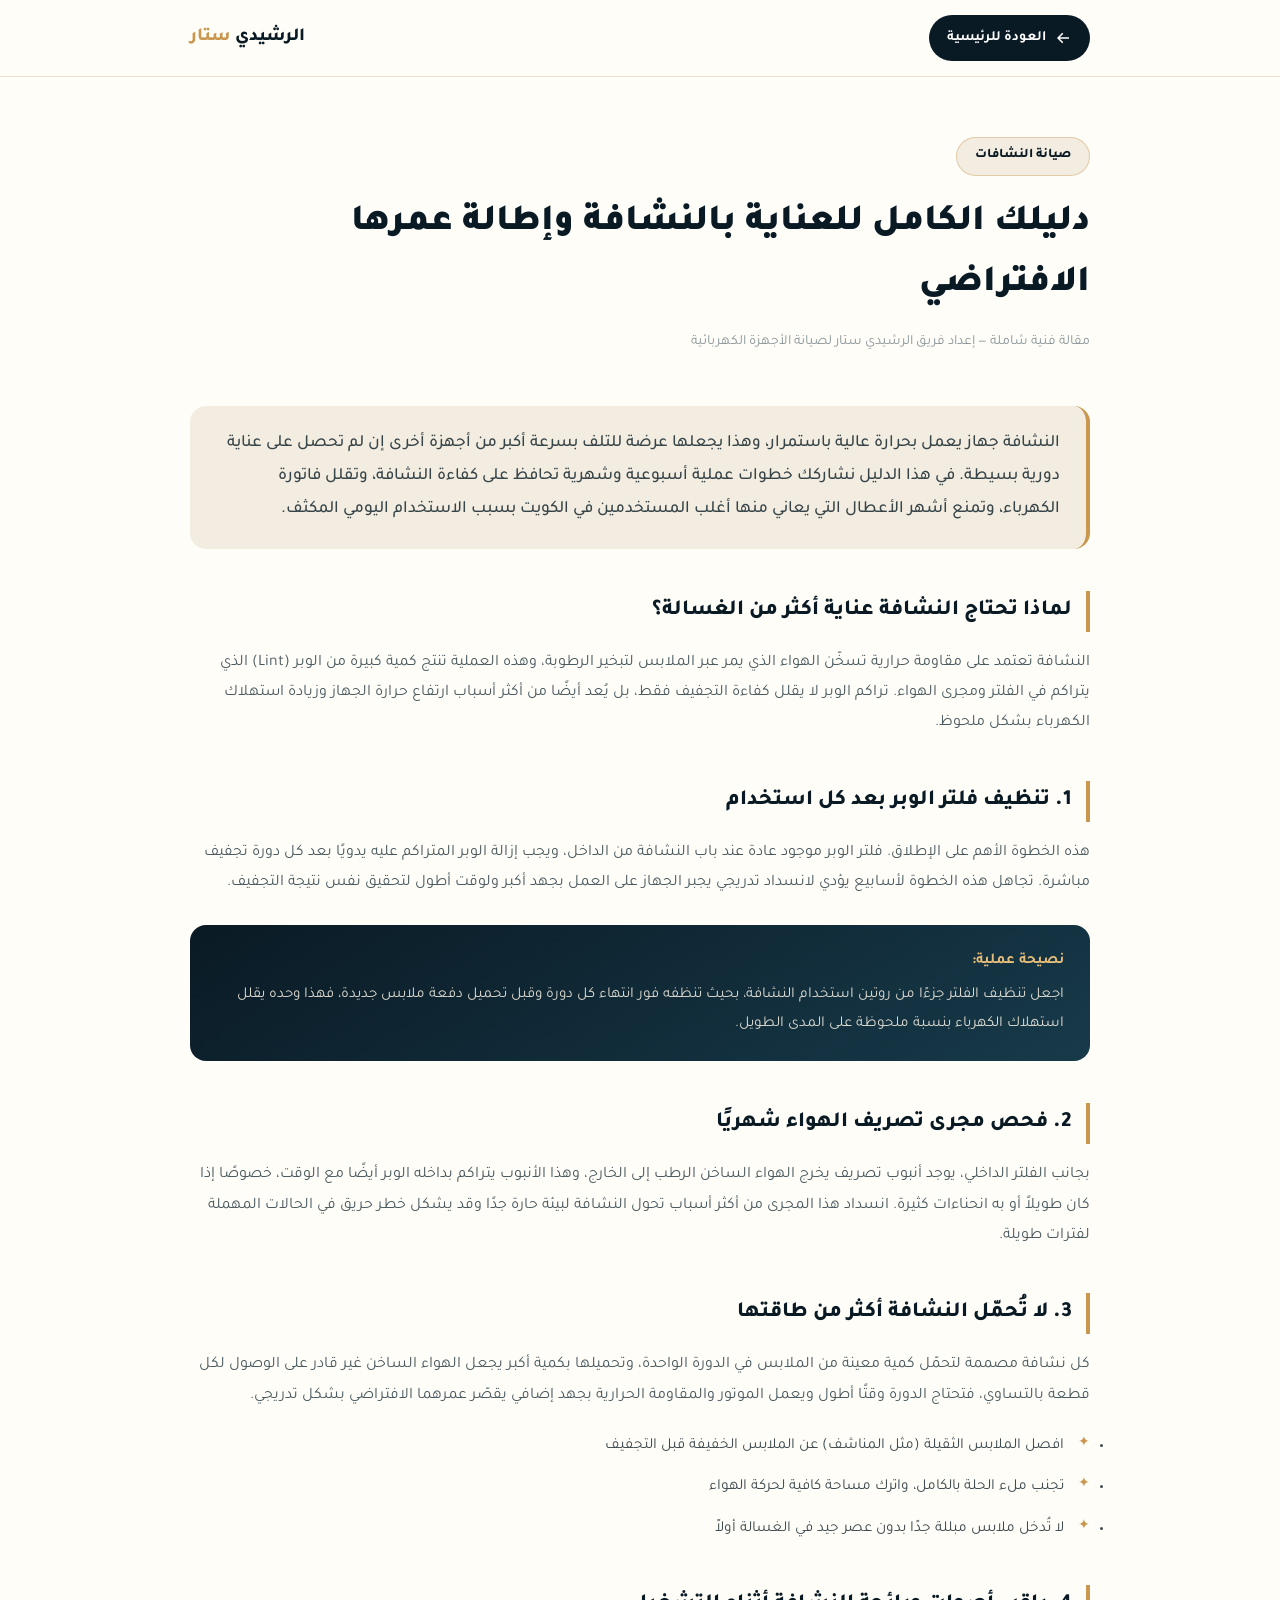
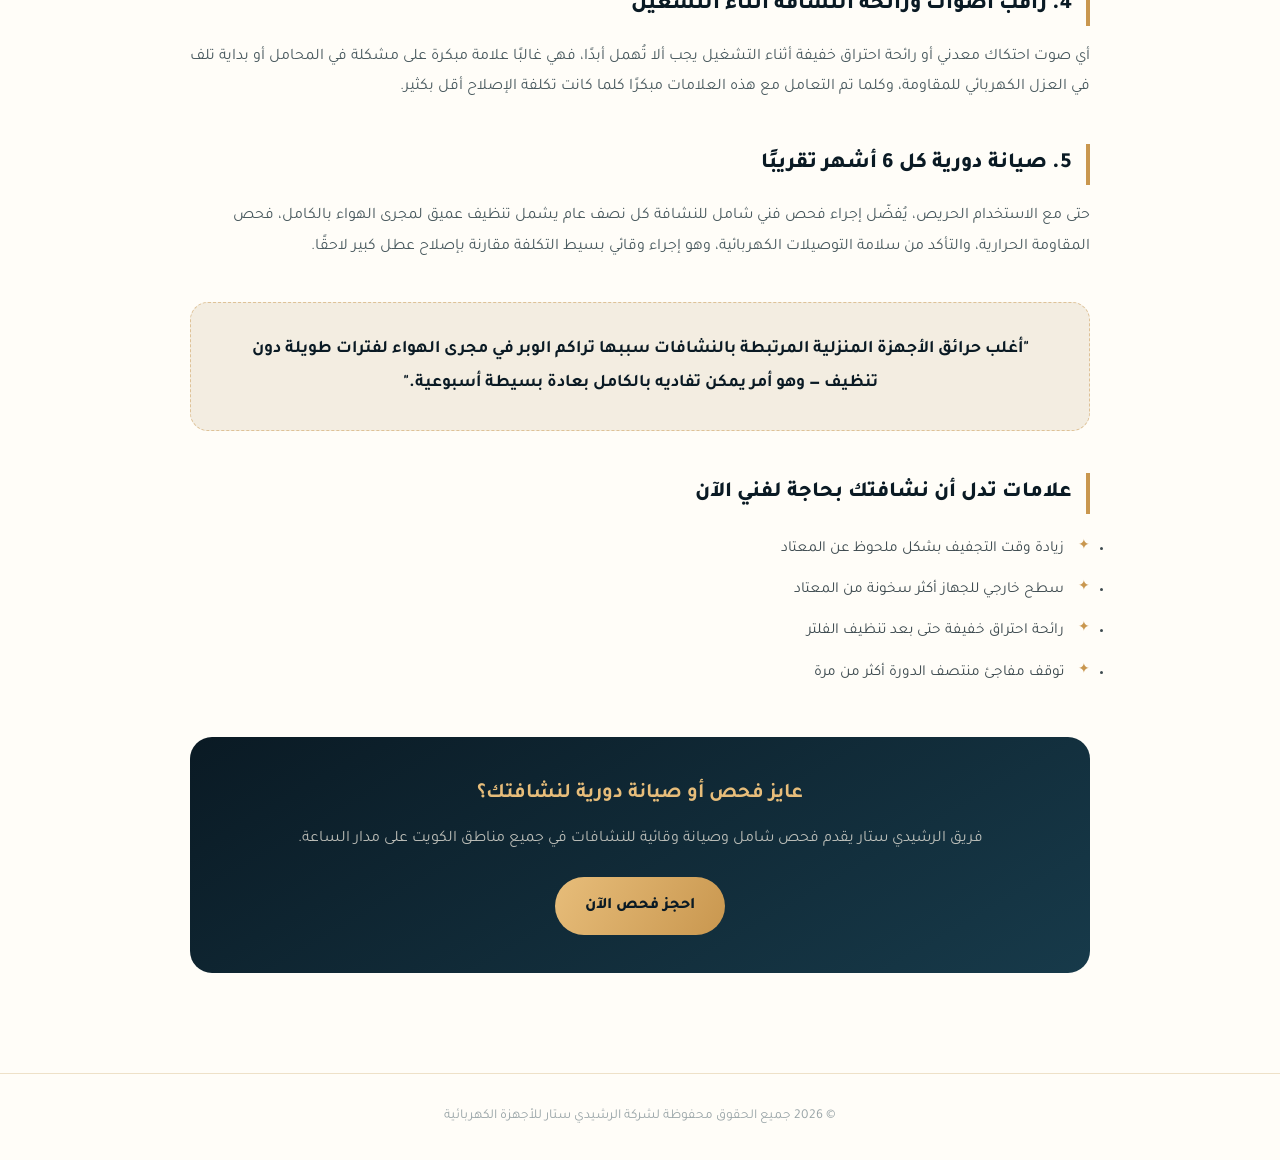
<file: article-2.html>
<!DOCTYPE html>
<html lang="ar" dir="rtl">
<head>
<meta charset="UTF-8">
<meta name="viewport" content="width=device-width, initial-scale=1.0">
<title>دليلك الكامل للعناية بالنشافة وإطالة عمرها | الرشيدي ستار</title>
<meta name="description" content="نصائح عملية للعناية بالنشافة الكهربائية، تنظيف الفلتر، تقليل استهلاك الكهرباء، وتجنب أشهر أعطال النشافات في الكويت.">
<meta name="keywords" content="صيانة نشافات الكويت, تصليح نشافة ملابس, العناية بالنشافة, فلتر النشافة, نشافة لا تجفف, استهلاك النشافة للكهرباء">
<link rel="preconnect" href="https://fonts.googleapis.com">
<link href="https://fonts.googleapis.com/css2?family=Tajawal:wght@300;400;500;700;800;900&display=swap" rel="stylesheet">
<link rel="stylesheet" href="article.css">
</head>
<body>

<header class="article-header">
  <div class="article-header-inner">
    <a href="index.html" class="back-btn">
      <svg viewBox="0 0 24 24" width="18" height="18"><path fill="currentColor" d="M20 11H7.8l4.6-4.6L11 5l-7 7 7 7 1.4-1.4L7.8 13H20z"/></svg>
      <span>العودة للرئيسية</span>
    </a>
    <a href="index.html" class="article-brand">الرشيدي <em>ستار</em></a>
  </div>
</header>

<main class="article-page">
  <div class="article-hero">
    <span class="article-cat">صيانة النشافات</span>
    <h1>دليلك الكامل للعناية بالنشافة وإطالة عمرها الافتراضي</h1>
    <p class="article-meta">مقالة فنية شاملة — إعداد فريق الرشيدي ستار لصيانة الأجهزة الكهربائية</p>
  </div>

  <article class="article-body">

    <p class="lead">
      النشافة جهاز يعمل بحرارة عالية باستمرار، وهذا يجعلها عرضة للتلف بسرعة أكبر من أجهزة أخرى
      إن لم تحصل على عناية دورية بسيطة. في هذا الدليل نشاركك خطوات عملية أسبوعية وشهرية تحافظ
      على كفاءة النشافة، وتقلل فاتورة الكهرباء، وتمنع أشهر الأعطال التي يعاني منها أغلب المستخدمين
      في الكويت بسبب الاستخدام اليومي المكثف.
    </p>

    <h2>لماذا تحتاج النشافة عناية أكثر من الغسالة؟</h2>
    <p>
      النشافة تعتمد على مقاومة حرارية تسخّن الهواء الذي يمر عبر الملابس لتبخير الرطوبة، وهذه
      العملية تنتج كمية كبيرة من الوبر (Lint) الذي يتراكم في الفلتر ومجرى الهواء. تراكم الوبر
      لا يقلل كفاءة التجفيف فقط، بل يُعد أيضًا من أكثر أسباب ارتفاع حرارة الجهاز وزيادة استهلاك
      الكهرباء بشكل ملحوظ.
    </p>

    <h2>1. تنظيف فلتر الوبر بعد كل استخدام</h2>
    <p>
      هذه الخطوة الأهم على الإطلاق. فلتر الوبر موجود عادة عند باب النشافة من الداخل، ويجب إزالة
      الوبر المتراكم عليه يدويًا بعد كل دورة تجفيف مباشرة. تجاهل هذه الخطوة لأسابيع يؤدي لانسداد
      تدريجي يجبر الجهاز على العمل بجهد أكبر ولوقت أطول لتحقيق نفس نتيجة التجفيف.
    </p>
    <div class="tip-box">
      <strong>نصيحة عملية:</strong> اجعل تنظيف الفلتر جزءًا من روتين استخدام النشافة، بحيث
      تنظفه فور انتهاء كل دورة وقبل تحميل دفعة ملابس جديدة، فهذا وحده يقلل استهلاك الكهرباء بنسبة
      ملحوظة على المدى الطويل.
    </div>

    <h2>2. فحص مجرى تصريف الهواء شهريًا</h2>
    <p>
      بجانب الفلتر الداخلي، يوجد أنبوب تصريف يخرج الهواء الساخن الرطب إلى الخارج، وهذا الأنبوب
      يتراكم بداخله الوبر أيضًا مع الوقت، خصوصًا إذا كان طويلاً أو به انحناءات كثيرة. انسداد هذا
      المجرى من أكثر أسباب تحول النشافة لبيئة حارة جدًا وقد يشكل خطر حريق في الحالات المهملة لفترات طويلة.
    </p>

    <h2>3. لا تُحمّل النشافة أكثر من طاقتها</h2>
    <p>
      كل نشافة مصممة لتحمّل كمية معينة من الملابس في الدورة الواحدة، وتحميلها بكمية أكبر يجعل
      الهواء الساخن غير قادر على الوصول لكل قطعة بالتساوي، فتحتاج الدورة وقتًا أطول ويعمل
      الموتور والمقاومة الحرارية بجهد إضافي يقصّر عمرهما الافتراضي بشكل تدريجي.
    </p>
    <ul class="article-list">
      <li>افصل الملابس الثقيلة (مثل المناشف) عن الملابس الخفيفة قبل التجفيف</li>
      <li>تجنب ملء الحلة بالكامل، واترك مساحة كافية لحركة الهواء</li>
      <li>لا تُدخل ملابس مبللة جدًا بدون عصر جيد في الغسالة أولاً</li>
    </ul>

    <h2>4. راقب أصوات ورائحة النشافة أثناء التشغيل</h2>
    <p>
      أي صوت احتكاك معدني أو رائحة احتراق خفيفة أثناء التشغيل يجب ألا تُهمل أبدًا، فهي غالبًا
      علامة مبكرة على مشكلة في المحامل أو بداية تلف في العزل الكهربائي للمقاومة، وكلما تم
      التعامل مع هذه العلامات مبكرًا كلما كانت تكلفة الإصلاح أقل بكثير.
    </p>

    <h2>5. صيانة دورية كل 6 أشهر تقريبًا</h2>
    <p>
      حتى مع الاستخدام الحريص، يُفضّل إجراء فحص فني شامل للنشافة كل نصف عام يشمل تنظيف عميق
      لمجرى الهواء بالكامل، فحص المقاومة الحرارية، والتأكد من سلامة التوصيلات الكهربائية، وهو
      إجراء وقائي بسيط التكلفة مقارنة بإصلاح عطل كبير لاحقًا.
    </p>

    <div class="quote-box">
      "أغلب حرائق الأجهزة المنزلية المرتبطة بالنشافات سببها تراكم الوبر في مجرى الهواء
      لفترات طويلة دون تنظيف — وهو أمر يمكن تفاديه بالكامل بعادة بسيطة أسبوعية."
    </div>

    <h2>علامات تدل أن نشافتك بحاجة لفني الآن</h2>
    <ul class="article-list">
      <li>زيادة وقت التجفيف بشكل ملحوظ عن المعتاد</li>
      <li>سطح خارجي للجهاز أكثر سخونة من المعتاد</li>
      <li>رائحة احتراق خفيفة حتى بعد تنظيف الفلتر</li>
      <li>توقف مفاجئ منتصف الدورة أكثر من مرة</li>
    </ul>

    <div class="article-cta">
      <h3>عايز فحص أو صيانة دورية لنشافتك؟</h3>
      <p>فريق الرشيدي ستار يقدم فحص شامل وصيانة وقائية للنشافات في جميع مناطق الكويت على مدار الساعة.</p>
      <a href="index.html#contact" class="btn btn-primary">احجز فحص الآن</a>
    </div>

  </article>
</main>

<footer class="article-footer">
  <p>© <span id="year"></span> جميع الحقوق محفوظة لشركة الرشيدي ستار للأجهزة الكهربائية</p>
</footer>

<script>document.getElementById('year').textContent = new Date().getFullYear();</script>
</body>
</html>
</file>
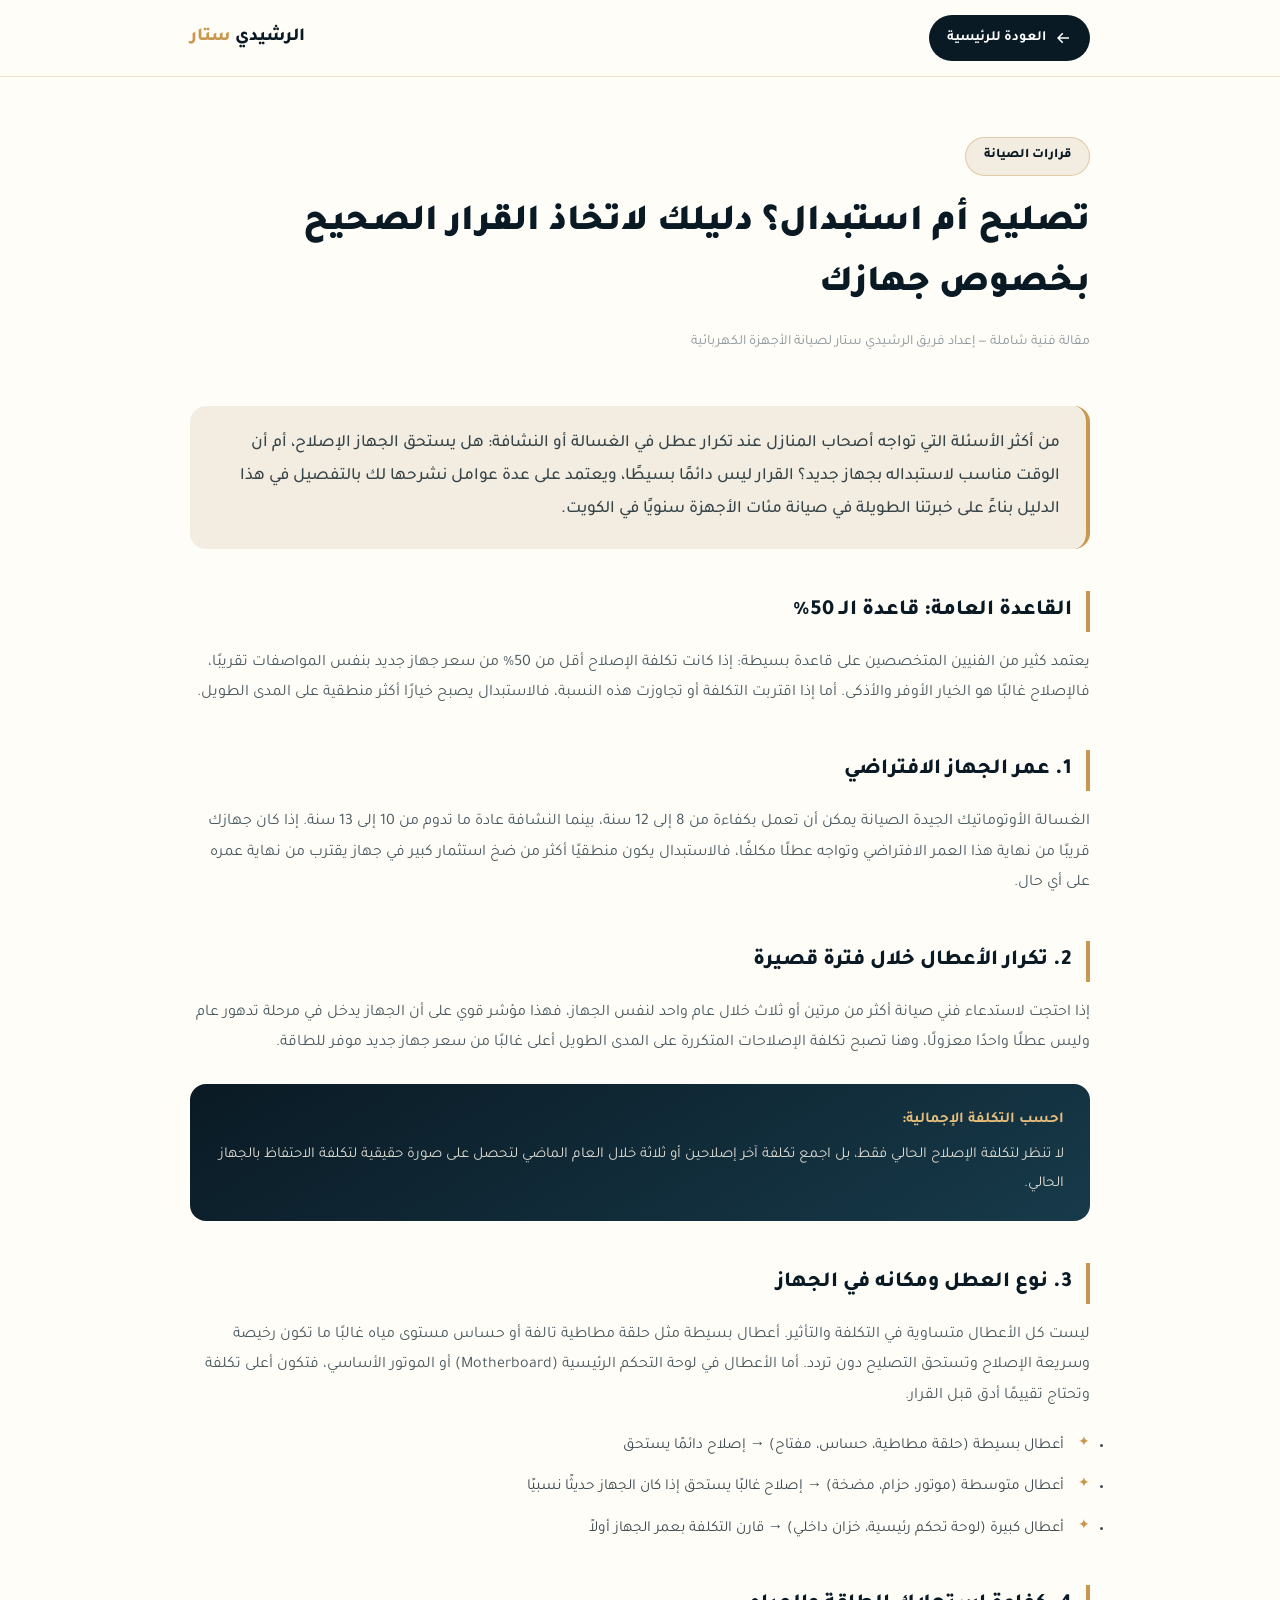
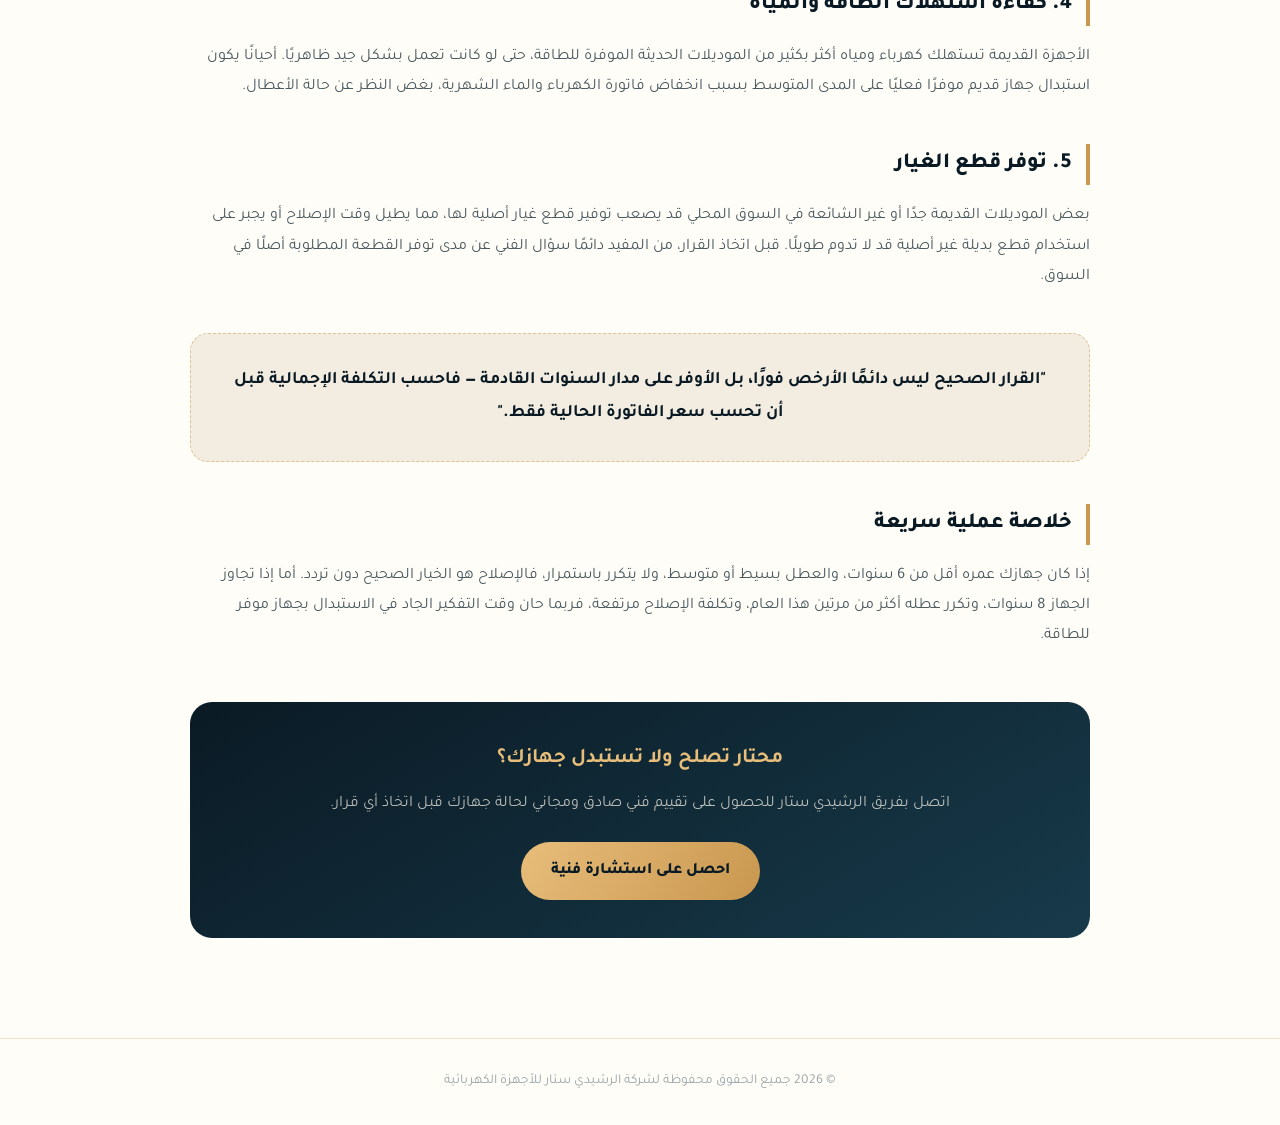
<file: article-3.html>
<!DOCTYPE html>
<html lang="ar" dir="rtl">
<head>
<meta charset="UTF-8">
<meta name="viewport" content="width=device-width, initial-scale=1.0">
<title>تصليح أم استبدال؟ دليل اتخاذ القرار الصحيح | الرشيدي ستار</title>
<meta name="description" content="كيف تقرر هل تصلح غسالتك أو نشافتك أم تستبدلها؟ معايير عملية وتكلفة تقريبية تساعدك تاخد القرار الصح في الكويت.">
<meta name="keywords" content="تصليح ام تغيير الغسالة, تكلفة تصليح الغسالة, عمر الغسالة الافتراضي, صيانة اجهزة كهربائية الكويت, هل استبدل الغسالة">
<link rel="preconnect" href="https://fonts.googleapis.com">
<link href="https://fonts.googleapis.com/css2?family=Tajawal:wght@300;400;500;700;800;900&display=swap" rel="stylesheet">
<link rel="stylesheet" href="article.css">
</head>
<body>

<header class="article-header">
  <div class="article-header-inner">
    <a href="index.html" class="back-btn">
      <svg viewBox="0 0 24 24" width="18" height="18"><path fill="currentColor" d="M20 11H7.8l4.6-4.6L11 5l-7 7 7 7 1.4-1.4L7.8 13H20z"/></svg>
      <span>العودة للرئيسية</span>
    </a>
    <a href="index.html" class="article-brand">الرشيدي <em>ستار</em></a>
  </div>
</header>

<main class="article-page">
  <div class="article-hero">
    <span class="article-cat">قرارات الصيانة</span>
    <h1>تصليح أم استبدال؟ دليلك لاتخاذ القرار الصحيح بخصوص جهازك</h1>
    <p class="article-meta">مقالة فنية شاملة — إعداد فريق الرشيدي ستار لصيانة الأجهزة الكهربائية</p>
  </div>

  <article class="article-body">

    <p class="lead">
      من أكثر الأسئلة التي تواجه أصحاب المنازل عند تكرار عطل في الغسالة أو النشافة: هل يستحق
      الجهاز الإصلاح، أم أن الوقت مناسب لاستبداله بجهاز جديد؟ القرار ليس دائمًا بسيطًا، ويعتمد
      على عدة عوامل نشرحها لك بالتفصيل في هذا الدليل بناءً على خبرتنا الطويلة في صيانة مئات
      الأجهزة سنويًا في الكويت.
    </p>

    <h2>القاعدة العامة: قاعدة الـ 50%</h2>
    <p>
      يعتمد كثير من الفنيين المتخصصين على قاعدة بسيطة: إذا كانت تكلفة الإصلاح أقل من 50% من
      سعر جهاز جديد بنفس المواصفات تقريبًا، فالإصلاح غالبًا هو الخيار الأوفر والأذكى. أما إذا
      اقتربت التكلفة أو تجاوزت هذه النسبة، فالاستبدال يصبح خيارًا أكثر منطقية على المدى الطويل.
    </p>

    <h2>1. عمر الجهاز الافتراضي</h2>
    <p>
      الغسالة الأوتوماتيك الجيدة الصيانة يمكن أن تعمل بكفاءة من 8 إلى 12 سنة، بينما النشافة
      عادة ما تدوم من 10 إلى 13 سنة. إذا كان جهازك قريبًا من نهاية هذا العمر الافتراضي وتواجه
      عطلًا مكلفًا، فالاستبدال يكون منطقيًا أكثر من ضخ استثمار كبير في جهاز يقترب من نهاية عمره
      على أي حال.
    </p>

    <h2>2. تكرار الأعطال خلال فترة قصيرة</h2>
    <p>
      إذا احتجت لاستدعاء فني صيانة أكثر من مرتين أو ثلاث خلال عام واحد لنفس الجهاز، فهذا مؤشر
      قوي على أن الجهاز يدخل في مرحلة تدهور عام وليس عطلًا واحدًا معزولًا، وهنا تصبح تكلفة
      الإصلاحات المتكررة على المدى الطويل أعلى غالبًا من سعر جهاز جديد موفر للطاقة.
    </p>
    <div class="tip-box">
      <strong>احسب التكلفة الإجمالية:</strong> لا تنظر لتكلفة الإصلاح الحالي فقط، بل اجمع
      تكلفة آخر إصلاحين أو ثلاثة خلال العام الماضي لتحصل على صورة حقيقية لتكلفة الاحتفاظ
      بالجهاز الحالي.
    </div>

    <h2>3. نوع العطل ومكانه في الجهاز</h2>
    <p>
      ليست كل الأعطال متساوية في التكلفة والتأثير. أعطال بسيطة مثل حلقة مطاطية تالفة أو حساس
      مستوى مياه غالبًا ما تكون رخيصة وسريعة الإصلاح وتستحق التصليح دون تردد. أما الأعطال في
      لوحة التحكم الرئيسية (Motherboard) أو الموتور الأساسي، فتكون أعلى تكلفة وتحتاج تقييمًا
      أدق قبل القرار.
    </p>
    <ul class="article-list">
      <li>أعطال بسيطة (حلقة مطاطية، حساس، مفتاح) → إصلاح دائمًا يستحق</li>
      <li>أعطال متوسطة (موتور، حزام، مضخة) → إصلاح غالبًا يستحق إذا كان الجهاز حديثًا نسبيًا</li>
      <li>أعطال كبيرة (لوحة تحكم رئيسية، خزان داخلي) → قارن التكلفة بعمر الجهاز أولاً</li>
    </ul>

    <h2>4. كفاءة استهلاك الطاقة والمياه</h2>
    <p>
      الأجهزة القديمة تستهلك كهرباء ومياه أكثر بكثير من الموديلات الحديثة الموفرة للطاقة، حتى
      لو كانت تعمل بشكل جيد ظاهريًا. أحيانًا يكون استبدال جهاز قديم موفرًا فعليًا على المدى
      المتوسط بسبب انخفاض فاتورة الكهرباء والماء الشهرية، بغض النظر عن حالة الأعطال.
    </p>

    <h2>5. توفر قطع الغيار</h2>
    <p>
      بعض الموديلات القديمة جدًا أو غير الشائعة في السوق المحلي قد يصعب توفير قطع غيار أصلية
      لها، مما يطيل وقت الإصلاح أو يجبر على استخدام قطع بديلة غير أصلية قد لا تدوم طويلًا.
      قبل اتخاذ القرار، من المفيد دائمًا سؤال الفني عن مدى توفر القطعة المطلوبة أصلًا في السوق.
    </p>

    <div class="quote-box">
      "القرار الصحيح ليس دائمًا الأرخص فورًا، بل الأوفر على مدار السنوات القادمة —
      فاحسب التكلفة الإجمالية قبل أن تحسب سعر الفاتورة الحالية فقط."
    </div>

    <h2>خلاصة عملية سريعة</h2>
    <p>
      إذا كان جهازك عمره أقل من 6 سنوات، والعطل بسيط أو متوسط، ولا يتكرر باستمرار، فالإصلاح
      هو الخيار الصحيح دون تردد. أما إذا تجاوز الجهاز 8 سنوات، وتكرر عطله أكثر من مرتين هذا
      العام، وتكلفة الإصلاح مرتفعة، فربما حان وقت التفكير الجاد في الاستبدال بجهاز موفر للطاقة.
    </p>

    <div class="article-cta">
      <h3>محتار تصلح ولا تستبدل جهازك؟</h3>
      <p>اتصل بفريق الرشيدي ستار للحصول على تقييم فني صادق ومجاني لحالة جهازك قبل اتخاذ أي قرار.</p>
      <a href="index.html#contact" class="btn btn-primary">احصل على استشارة فنية</a>
    </div>

  </article>
</main>

<footer class="article-footer">
  <p>© <span id="year"></span> جميع الحقوق محفوظة لشركة الرشيدي ستار للأجهزة الكهربائية</p>
</footer>

<script>document.getElementById('year').textContent = new Date().getFullYear();</script>
</body>
</html>
</file>
<file: article.css>
:root{
  --navy:#0a1a24;
  --navy-2:#173a4a;
  --gold:#c9974f;
  --gold-light:#e7bd7a;
  --ivory:#f3ede1;
}
*{margin:0;padding:0;box-sizing:border-box;}
body{
  font-family:'Tajawal',sans-serif;
  background:#fffdf8;
  color:#2c3a3f;
  line-height:1.9;
}
a{text-decoration:none;color:inherit;}

.article-header{
  position:sticky;top:0;z-index:100;
  background:rgba(255,253,248,.9);
  backdrop-filter:blur(12px);
  border-bottom:1px solid #eee1c8;
}
.article-header-inner{
  width:92%;max-width:900px;margin:0 auto;
  display:flex;align-items:center;justify-content:space-between;
  height:76px;
}
.back-btn{
  display:flex;align-items:center;gap:8px;
  background:var(--navy);color:#fff;
  padding:10px 18px;border-radius:100px;font-weight:700;font-size:.88rem;
  transition:.3s;
}
.back-btn:hover{background:var(--gold);color:var(--navy);transform:translateX(4px);}
.article-brand{font-weight:800;font-size:1.15rem;color:var(--navy);}
.article-brand em{font-style:normal;color:var(--gold);}

.article-page{width:92%;max-width:900px;margin:0 auto;padding:60px 0 100px;}
.article-hero{margin-bottom:50px;}
.article-cat{
  display:inline-block;background:var(--ivory);color:var(--navy);
  padding:6px 18px;border-radius:30px;font-weight:800;font-size:.82rem;
  border:1px solid rgba(201,151,79,.4);margin-bottom:18px;
}
.article-hero h1{
  font-size:clamp(1.6rem,3.4vw,2.3rem);font-weight:900;color:var(--navy);
  line-height:1.65;margin-bottom:14px;
}
.article-meta{color:#8a9599;font-size:.88rem;}

.article-body h2{
  font-size:1.35rem;font-weight:800;color:var(--navy);
  margin:42px 0 16px;padding-right:14px;border-right:4px solid var(--gold);
}
.article-body p{color:#4a5a5f;font-size:1rem;margin-bottom:18px;}
.article-body p.lead{
  font-size:1.08rem;color:#374448;font-weight:500;
  background:var(--ivory);padding:22px 26px;border-radius:16px;
  border-right:4px solid var(--gold);margin-bottom:36px;
}

.article-list{margin:20px 0 26px;display:flex;flex-direction:column;gap:12px;}
.article-list li{
  position:relative;padding-right:26px;color:#3d4a4f;font-size:.96rem;
}
.article-list li::before{
  content:'✦';position:absolute;right:0;top:1px;color:var(--gold);font-size:.85rem;
}

.tip-box{
  background:linear-gradient(150deg,#0a1a24,#173a4a);
  color:rgba(243,237,225,.9);
  padding:22px 26px;border-radius:16px;margin:26px 0;font-size:.95rem;
}
.tip-box strong{color:var(--gold-light);display:block;margin-bottom:6px;}

.quote-box{
  position:relative;font-size:1.1rem;font-weight:700;color:var(--navy);
  padding:30px 34px;margin:40px 0;text-align:center;
  background:var(--ivory);border-radius:18px;
  border:1px dashed rgba(201,151,79,.5);
}

.article-cta{
  margin-top:50px;padding:38px 32px;border-radius:22px;text-align:center;
  background:linear-gradient(150deg,#0a1a24,#173a4a);color:#fff;
}
.article-cta h3{font-size:1.3rem;margin-bottom:10px;color:var(--gold-light);}
.article-cta p{color:rgba(243,237,225,.75);margin-bottom:22px;}
.btn-primary{
  display:inline-flex;align-items:center;gap:8px;
  background:linear-gradient(120deg,var(--gold-light),var(--gold));
  color:var(--navy);padding:14px 30px;border-radius:100px;font-weight:800;
  transition:.3s;
}
.btn-primary:hover{transform:translateY(-3px);}

.article-footer{
  text-align:center;padding:30px 0;color:#9aa5a8;font-size:.85rem;
  border-top:1px solid #eee1c8;
}

@media (max-width:600px){
  .article-page{padding:40px 0 70px;}
  .article-body h2{font-size:1.15rem;}
  .back-btn span{display:none;}
  .article-cta{padding:28px 22px;}
}
</file>
